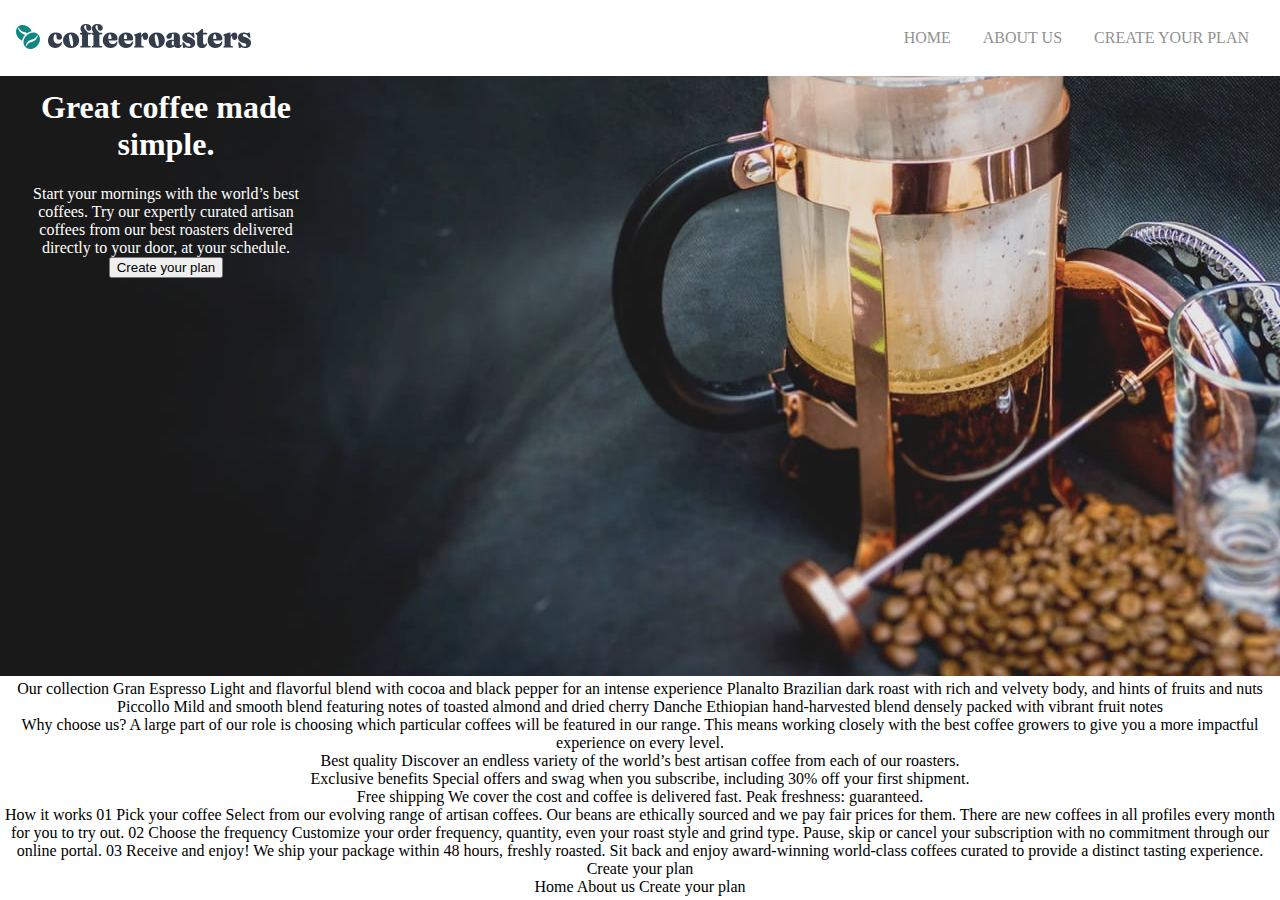
<file: starter-code/index.html>
<!DOCTYPE html>
<html lang="en">
<head>
  <meta charset="UTF-8">
  <meta name="viewport" content="width=device-width, initial-scale=1.0">

  <link rel="icon" type="image/png" sizes="32x32" href="./assets/favicon-32x32.png">
  
  <title>Frontend Mentor | Coffeeroasters subscription site</title>
  
  <style>
    body {
      text-align: center;
      padding: 0;
      margin: 0;
    }
    .header {
      width: 100%;    
    }

    ul {
      list-style-type: none;
      margin: 0;
      padding: 15px;
      overflow: hidden;
    }

    li {
      float: left;
    }

    li a {
      display: block;
      color: rgb(145, 145, 145);
      padding: 14px 16px;
      text-decoration: none;
      float: right;
    }

    .hero img {
      width: 100%;
    }

    .hero div {
      position: absolute;
      top: 68px;
      left: 16px;
      color: white;
      width: 300px;
    }
  </style>
</head>


<body>
  <div class="header">
    <ul>
      <li>
        <img src="assets/shared/desktop/logo.svg" style="margin-top: 8px;">
      </li>
      <li style="float:right">
        <a href="#plan">CREATE YOUR PLAN</a>
        <a href="#about">ABOUT US</a>
        <a href="#home">HOME</a>
      </li>
    </ul>
  </div>

  <div class="hero">
    <img src="assets/home/desktop/image-hero-coffeepress.jpg"/>
    <div>
      <h1>Great coffee made simple.</h1>
      <p1>
        Start your mornings with the world’s best coffees. Try our expertly curated artisan 
        coffees from our best roasters delivered directly to your door, at your schedule.
      </p1>
      <button>
        Create your plan
      </button>
    </div>
  </div>

  <div>
    Our collection

    Gran Espresso
    Light and flavorful blend with cocoa and black pepper for an intense experience

    Planalto
    Brazilian dark roast with rich and velvety body, and hints of fruits and nuts

    Piccollo
    Mild and smooth blend featuring notes of toasted almond and dried cherry

    Danche
    Ethiopian hand-harvested blend densely packed with vibrant fruit notes
  </div>

  <div>
    Why choose us?

    A large part of our role is choosing which particular coffees will be featured 
    in our range. This means working closely with the best coffee growers to give 
    you a more impactful experience on every level.

    <div>
      Best quality
      Discover an endless variety of the world’s best artisan coffee from each of our roasters.
    </div>

    <div>
      Exclusive benefits
      Special offers and swag when you subscribe, including 30% off your first shipment.
    </div>

    <div>
      Free shipping 
      We cover the cost and coffee is delivered fast. Peak freshness: guaranteed.
    </div>
  </div>

  <div>
    How it works

    01
    Pick your coffee
    Select from our evolving range of artisan coffees. Our beans are ethically 
    sourced and we pay fair prices for them. There are new coffees in all profiles 
    every month for you to try out.

    02
    Choose the frequency
    Customize your order frequency, quantity, even your roast style and grind type. 
    Pause, skip or cancel your subscription with no commitment through our online portal.

    03
    Receive and enjoy!
    We ship your package within 48 hours, freshly roasted. Sit back and enjoy award-winning 
    world-class coffees curated to provide a distinct tasting experience.

    Create your plan
  </div>

  Home
  About us
  Create your plan
</body>
</html>
</file>
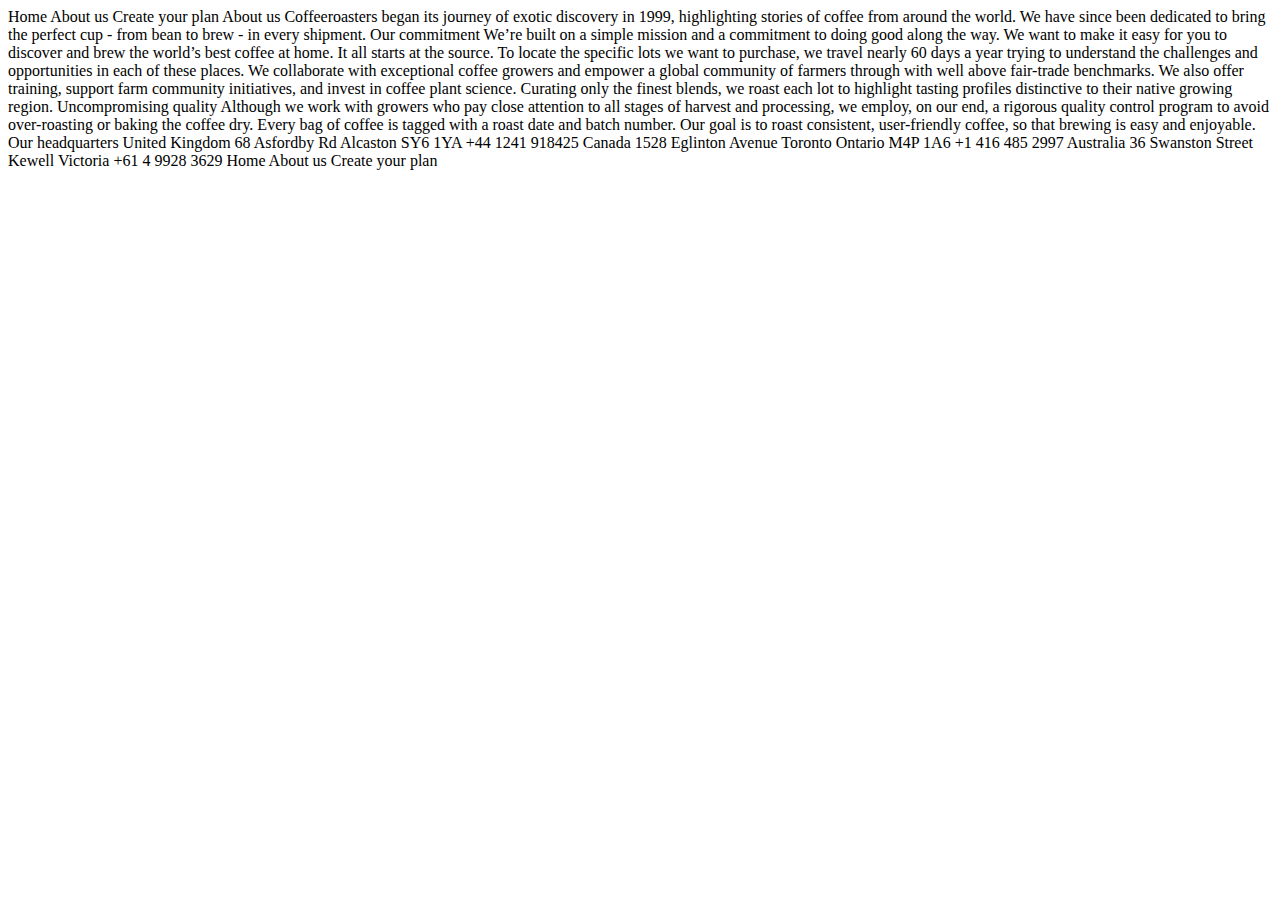
<file: code/about.html>
<!DOCTYPE html>
<html lang="en">

<head>
  <meta charset="UTF-8">
  <meta name="viewport" content="width=device-width, initial-scale=1.0">

  <link rel="icon" type="image/png" sizes="32x32" href="./assets/favicon-32x32.png">

  <title>Frontend Mentor | Coffeeroasters subscription site</title>
</head>

<body>
  Home
  About us
  Create your plan

  About us
  Coffeeroasters began its journey of exotic discovery in 1999, highlighting stories of 
  coffee from around the world. We have since been dedicated to bring the perfect cup - from 
  bean to brew - in every shipment.
  
  Our commitment
  We’re built on a simple mission and a commitment to doing good along the way. We want to 
  make it easy for you to discover and brew the world’s best coffee at home. It all starts 
  at the source. To locate the specific lots we want to purchase, we travel nearly 60 days 
  a year trying to understand the challenges and opportunities in each of these places.
  We collaborate with exceptional coffee growers and empower a global community of farmers 
  through with well above fair-trade benchmarks. We also offer training, support farm community 
  initiatives, and invest in coffee plant science. Curating only the finest blends, we roast 
  each lot to highlight tasting profiles distinctive to their native growing region.
  
  Uncompromising quality
  Although we work with growers who pay close attention to all stages of harvest and processing, 
  we employ, on our end, a rigorous quality control program to avoid over-roasting or baking the 
  coffee dry. Every bag of coffee is tagged with a roast date and batch number. Our goal is to roast 
  consistent, user-friendly coffee, so that brewing is easy and enjoyable.

  Our headquarters

  United Kingdom
  68 Asfordby Rd
  Alcaston
  SY6 1YA
  +44 1241 918425

  Canada
  1528 Eglinton Avenue
  Toronto
  Ontario M4P 1A6
  +1 416 485 2997

  Australia
  36 Swanston Street
  Kewell
  Victoria
  +61 4 9928 3629

  Home
  About us
  Create your plan
</body>

</html>
</file>
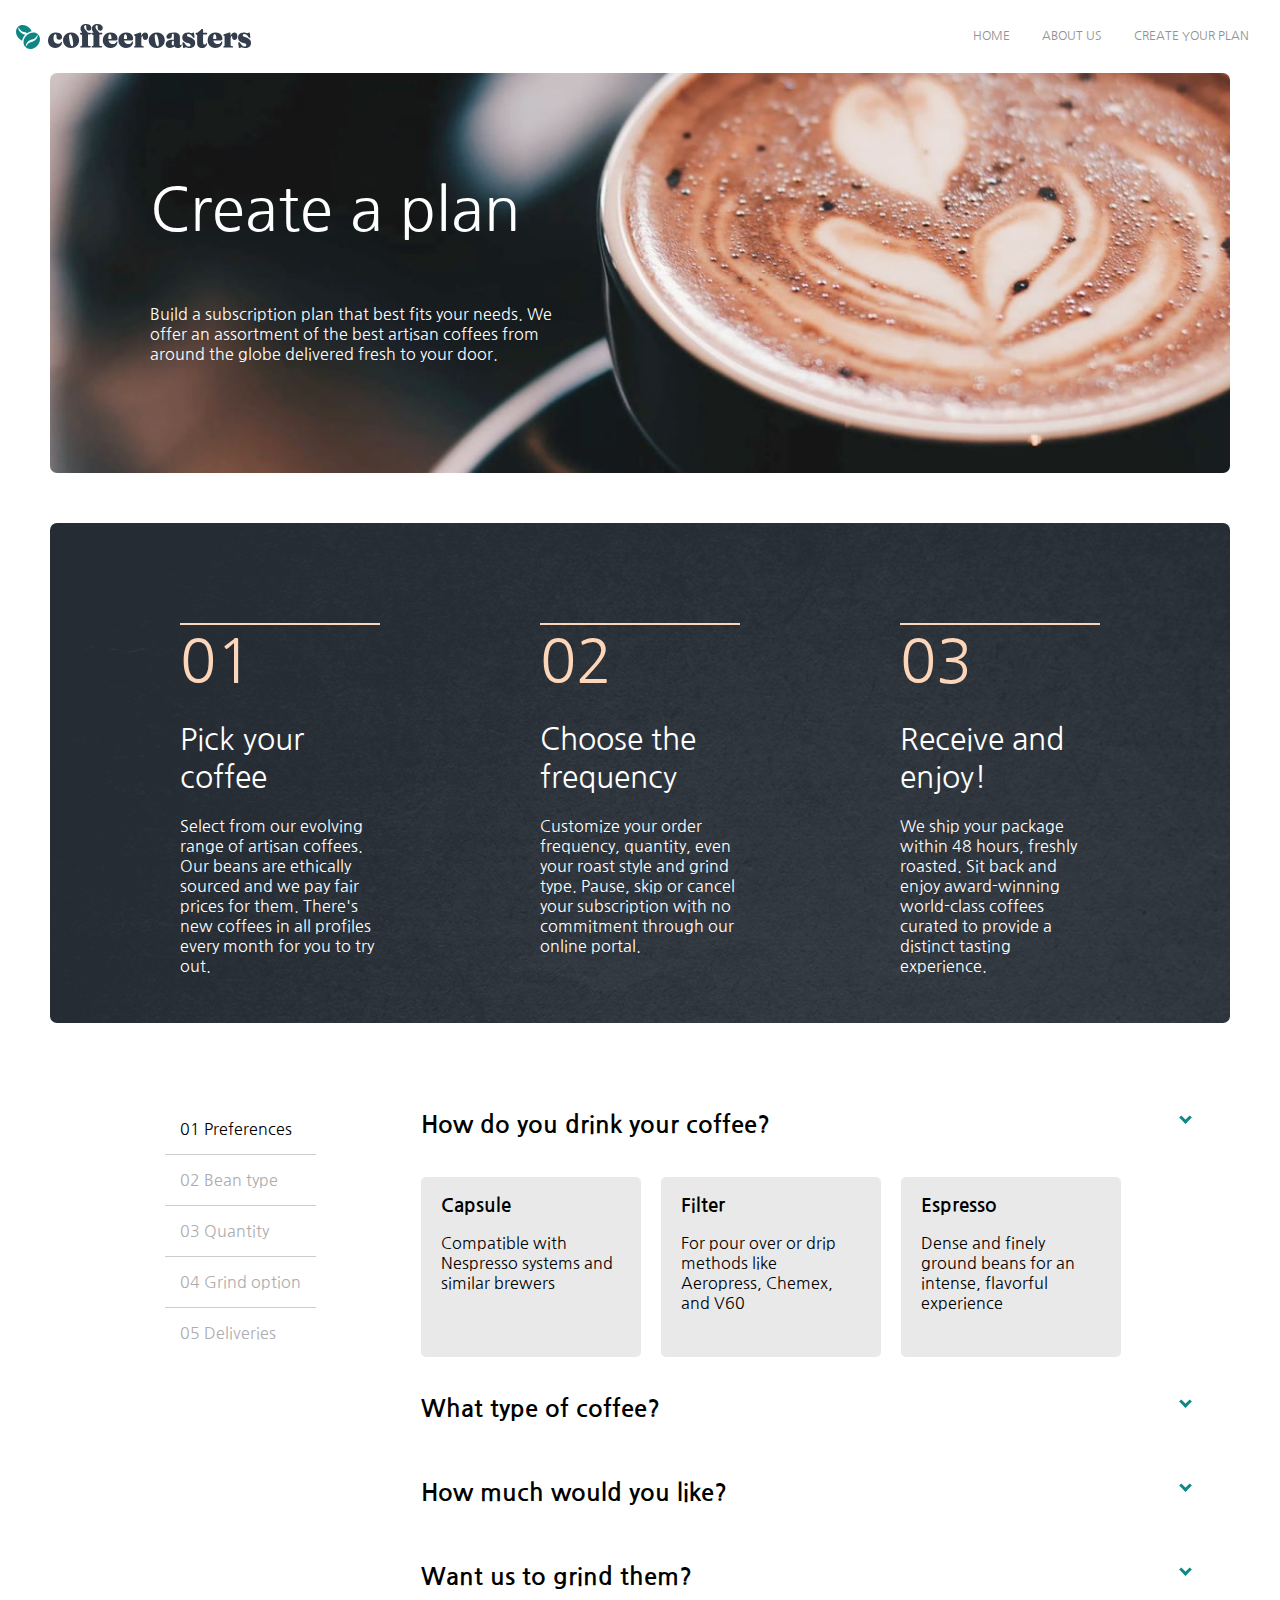
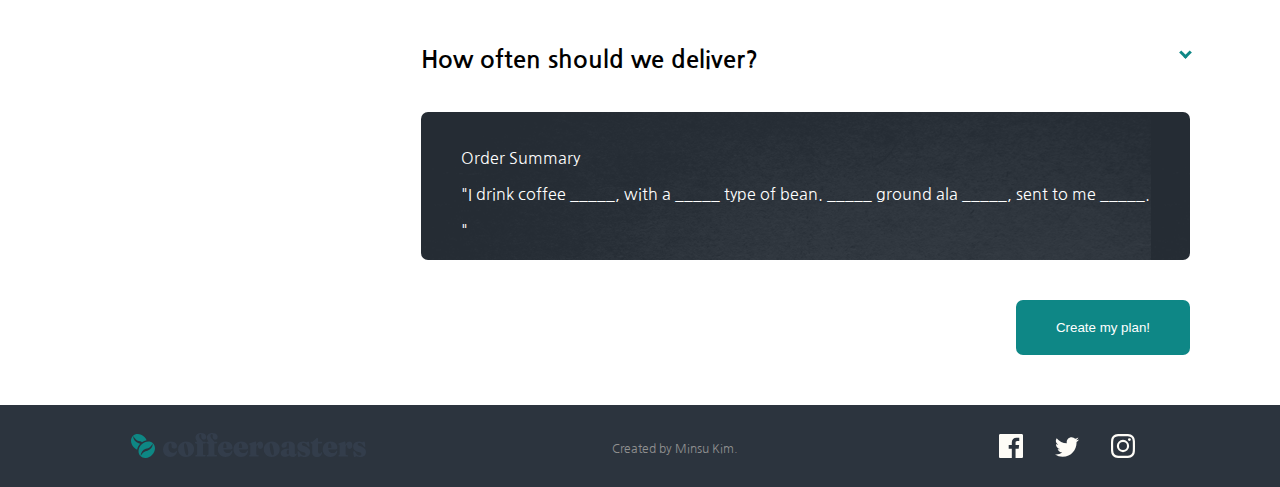
<file: code/plan.html>
<head>
  <meta charset="UTF-8">
  <meta name="viewport" content="width=device-width, initial-scale=1.0">

  <link rel="icon" type="image/png" sizes="32x32" href="./assets/favicon-32x32.png">
  <link rel="stylesheet" href="style.css">
  <script type="text/javascript" src="main.js"></script>
  <title>Frontend Mentor | Coffeeroasters subscription site</title>
</head>

<body>
  <ul class="header">
    <li>
      <img src="assets/shared/desktop/logo.svg" style="margin-top: 8px">
    </li>
    <li style="float:right">
      <a href="#plan">CREATE YOUR PLAN</a>
      <a href="#about">ABOUT US</a>
      <a href="#home">HOME</a>
    </li>
  </ul>

  <div class="heroWrapper">
    <div class="hero">
      <div class="textWrapper">
        <div id="createPlan">Create a plan</div>
        <p>Build a subscription plan that best fits your needs. We offer an assortment of the best
        artisan coffees from around the globe delivered fresh to your door.</p>
      </div>
    </div>
  </div>

  <div class="stepsWrapper">
    <div class="steps-bg">
      <div class="instructionWrapper">
        <div class="line-circle"></div>
        <div class="number">01</div>
        <div class="instruction">Pick your coffee</div>
        <p>Select from our evolving range of artisan coffees. Our beans are ethically
        sourced and we pay fair prices for them. There's new coffees in all profiles
        every month for you to try out.</p>
      </div>
      
      <div class="instructionWrapper">
        <div class="line-circle"></div>
        <div class="number">02</div>
        <div class="instruction">Choose the frequency</div>
        <p>Customize your order frequency, quantity, even your roast style and grind type.
        Pause, skip or cancel your subscription with no commitment through our online portal.</p>
      </div>
      
      <div class="instructionWrapper">
        <div class="line-circle"></div>
        <div class="number">03</div>
        <div class="instruction">Receive and enjoy!</div>
        We ship your package within 48 hours, freshly roasted. Sit back and enjoy award-winning
        world-class coffees curated to provide a distinct tasting experience.
      </div>
    </div>
  </div>

  <div class="user-select">
    <ul class="list-steps">
      <li id="preferenceOne">01 Preferences</li>
      <li id="beanTypeTwo">02 Bean type</li>
      <li id="quantityThree">03 Quantity</li>
      <li id="grindFour">04 Grind option</li>
      <li id="deliveryFive" style="border-bottom: none">05 Deliveries</li>
    </ul>
  
    <div class="list-dropdown">
      <div class="step">
        <h2>How do you drink your coffee? <i class="arrow-down"></i></h2>
        <div id="preferences">
          <div id="capsule" class="preference-options" onclick=showTypeOfCoffee(this.id)>
            <h3>Capsule</h3>
            <p>Compatible with Nespresso systems and similar brewers</p>
          </div>

          <div id="filtered" class="preference-options" onclick=showTypeOfCoffee(this.id)>
            <h3>Filter</h3>
            For pour over or drip methods like Aeropress, Chemex, and V60
          </div>

          <div id="espresso" class="preference-options" onclick=showTypeOfCoffee(this.id)>
            <h3>Espresso</h3>
            Dense and finely ground beans for an intense, flavorful experience
          </div>
        </div>
      </div>

      <div class="step">
        <h2>What type of coffee? <i class="arrow-down"></i></h2>
        <div id="typeOfCoffee" style="display:none;">
          <div id="singleOrigin" class="type-options" onclick=showQuantity(this.id)>
            <h3>Single origin</h3>
            <p>Distinct, high quality coffee from a specific family-owned farm</p>
          </div>
          <div id="decaf" class="type-options" onclick=showQuantity(this.id)>
            <h3>Decaf</h3>
            <p>Just like regular coffee, except the caffeine has been removed</p>
          </div>
          <div id="blended" class="type-options" onclick=showQuantity(this.id)>
            <h3>Blended</h3>
            <p>Combination of two or three dark roasted beans of organic coffees</p>
          </div>
        </div>
      </div>

      <div class="step">
        <h2>How much would you like? <i class="arrow-down"></i></h2>
        <div id="quantity" style="display:none;">
          <div id="solo" class="quantity-options" onclick=showGrindOptions(this.id)>
            <h3>250g</h3>
            <p>Perfect for the solo drinker. Yields about 12 delicious cups.</p>
          </div>
          <div id="couple" class="quantity-options" onclick=showGrindOptions(this.id)>
            <h3>500g</h3>
            <p>Perfect option for a couple. Yields about 40 delectable cups.</p>
          </div>
          <div id="office" class="quantity-options" onclick=showGrindOptions(this.id)>
            <h3>1000g</h3>
            <p>Perfect for offices and events. Yields about 90 delightful cups.</p>
          </div>
        </div>
      </div>
      
      <div class="step">
        <h2>Want us to grind them? <i class="arrow-down"></i></h2>
        <div id="grind" style="display:none;">
          <div id="wholebean" class="grind-options" onclick=showDelivery(this.id)>
            <h3>Wholebean</h3>
            <p>Best choice if you cherish the full sensory experience</p>
          </div>
          <div id="filter" class="grind-options" onclick=showDelivery(this.id)>
            <h3>Filter</h3>
            <p>For drip or pour-over coffee methods such as V60 or Aeropress</p>
          </div>
          <div id="cafetiere" class="grind-options" onclick=showDelivery(this.id)>
            <h3>Cafetiére</h3>
            <p>Course ground beans specially suited for french press coffee</p>
          </div>
        </div>
      </div>
    
      <div class="step">
        <h2>How often should we deliver? <i class="arrow-down"></i></h2>
        <div id="delivery" style="display:none;">
          <div id="weekly" class="delivery-options" onclick=selectDelivery(this.id)>
            <h3>Every week</h3>
            <p><span id="weekPrice">$14.00</span> per shipment. Includes free first-class shipping.</p>
          </div>
          <div id="biweekly" class="delivery-options" onclick=showDelivery(this.id)>
            <h3>Every 2 weeks</h3>
            <p><span id="biweeklyPrice">$17.25</span> per shipment. Includes free priority shipping.</p>
          </div>
          <div id="monthly" class="delivery-options" onclick=showDelivery(this.id)>
            <h3>Every month</h3>
            <p><span id="monthlyPrice">$22.50</span> per shipment. Includes free priority shipping.</p>
          </div>
        </div>
      </div>

      <div class="step">
        <div class="summaryWrapper">
          <p>Order Summary</p>
          <p id="orderSummary">"I drink coffee <span id="one">_____</span>, with a <span id="two">_____</span> type of bean. 
          <span id="three">_____</span> ground ala <span id="four">_____</span>,
          sent to me <span id="five">_____</span>.</p>"
        </div>
        <button onclick=openModal()>Create my plan!</button>
      </div>
    </div>
  </div>

  <!-- Modal -->
  <div id="modal">
    <div class="modal-content">
    <div id="order-bg">
      <h1>Order Summary</h1>
    </div>
    <div id="sentenceWrapper">
      <div id="sentence"></div>
      <p>Is this correct? You can proceed to checkout or go back to plan selection if something
      is off. Subscription discount codes can also be redeemed at the checkout.</p>

      <div class="priceCheckout">
        <div class="monthlyPrice">$<span id="price"></span>/month</div>
        <div class="checkout" onclick="closeModal()">Checkout</div>
      </div>
    </div>
    </div>
  </div>
  <!-- End modal -->

  <footer>
    <ul class="footer">
      <li>
        <img src="assets/shared/desktop/logo.svg" style="margin-top: 12px;">
      </li>
      <li style="margin-top: 8px">
        <a>Created by Minsu Kim.</a>
      </li>
      <li style="float:right">
        <a href="#instagram"><img src="assets/shared/desktop/icon-instagram.svg"></a>
        <a href="#twitter"><img src="assets/shared/desktop/icon-twitter.svg" style="margin-top: 3px" ></a>
        <a href="#facebook"><img src="assets/shared/desktop/icon-facebook.svg"></a>
      </li>
    </ul>
  </footer>
</body>

</html>
</file>
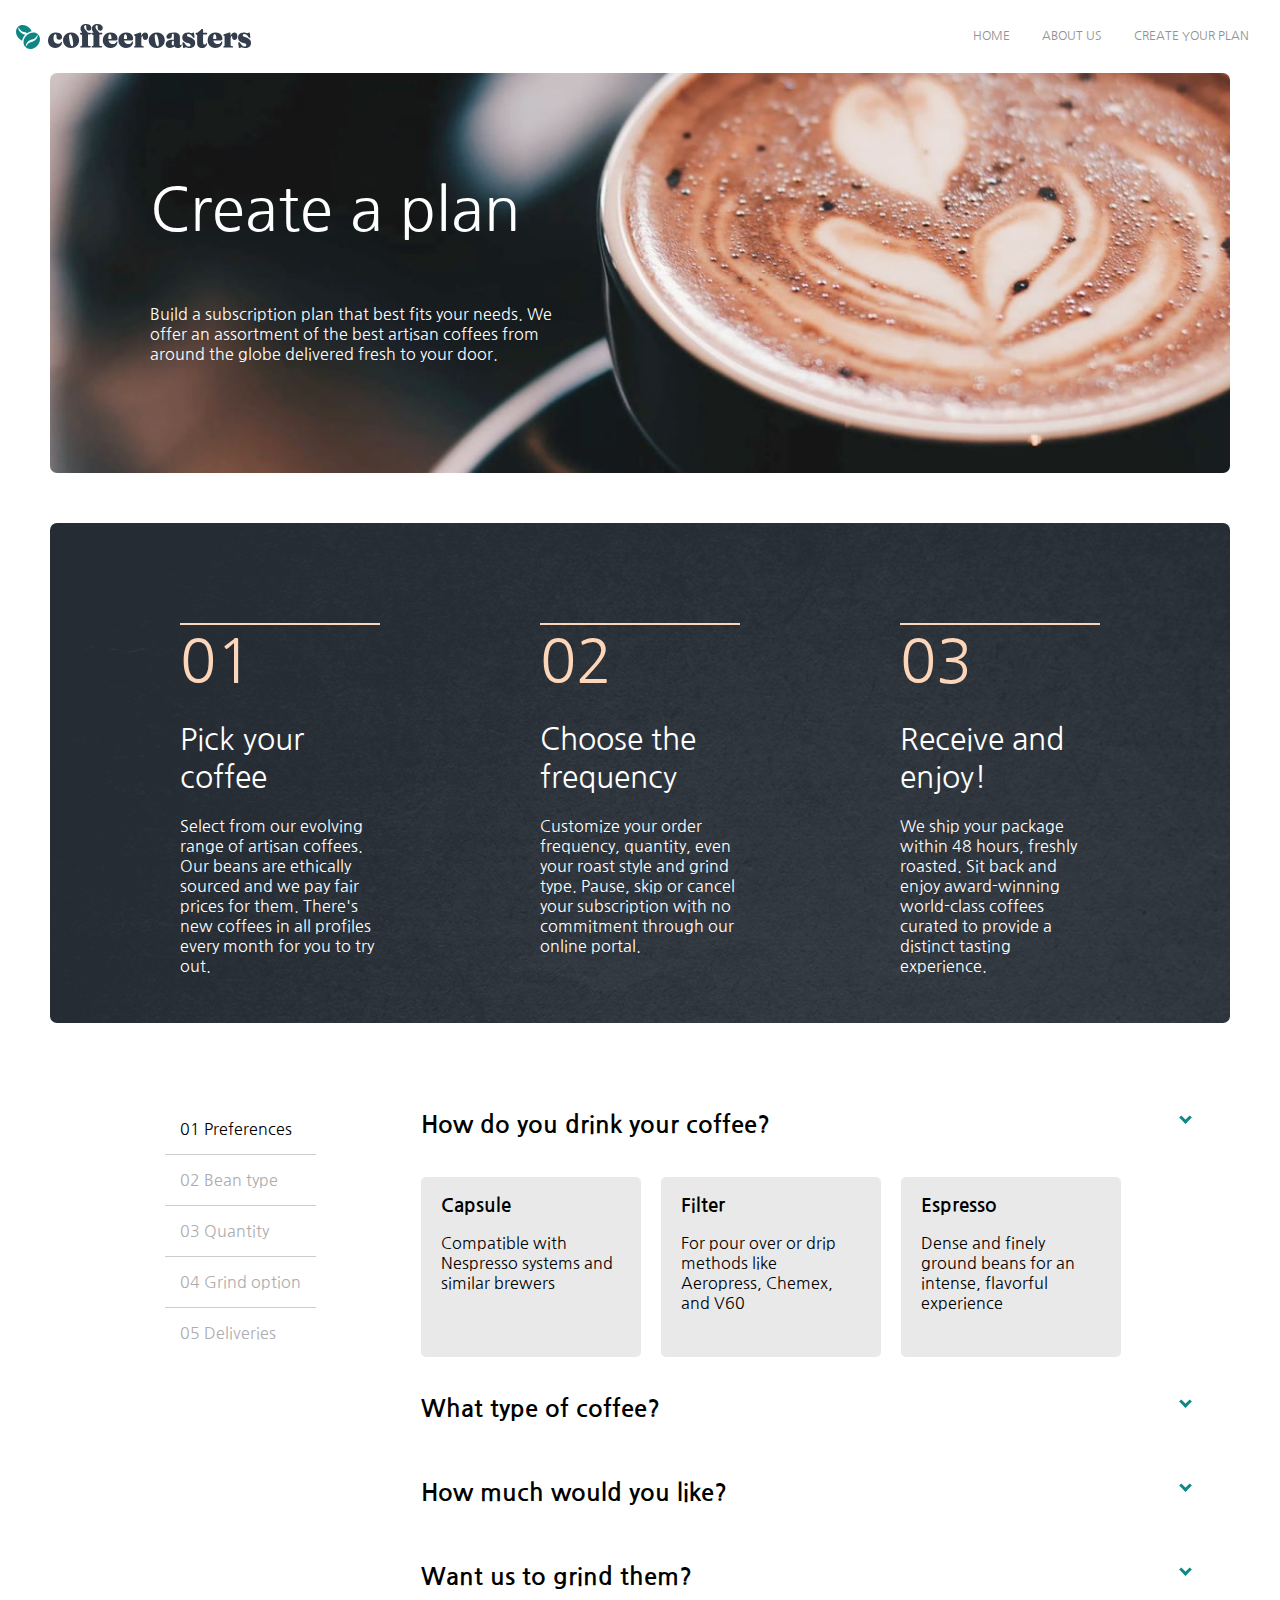
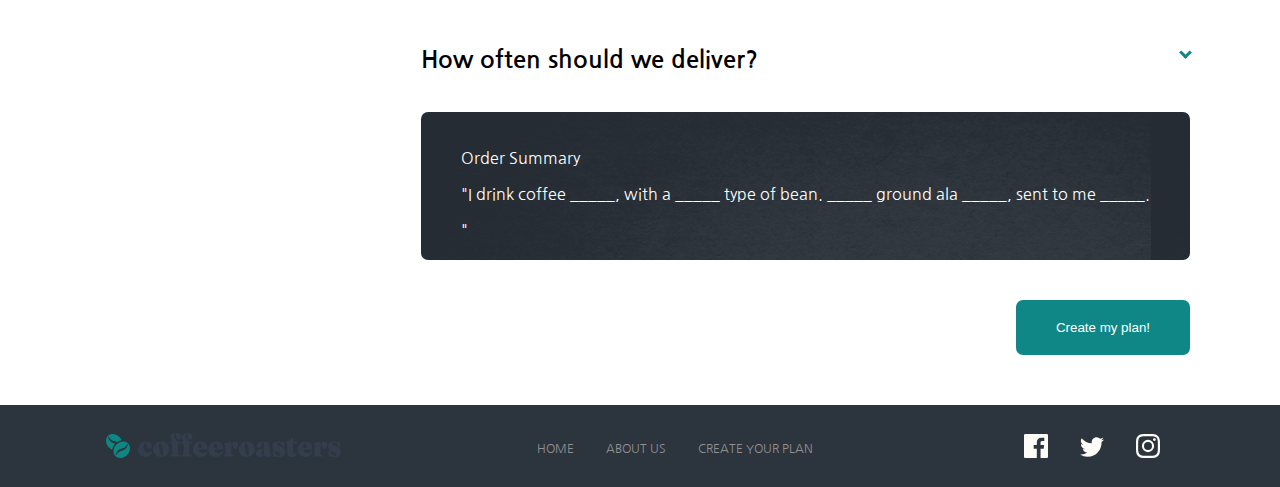
<file: starter-code/plan.html>
<head>
  <meta charset="UTF-8">
  <meta name="viewport" content="width=device-width, initial-scale=1.0">

  <link rel="icon" type="image/png" sizes="32x32" href="./assets/favicon-32x32.png">
  <link rel="stylesheet" href="style.css">
  <script type="text/javascript" src="main.js"></script>
  <title>Frontend Mentor | Coffeeroasters subscription site</title>
</head>

<body>
  <ul class="header">
    <li>
      <img src="assets/shared/desktop/logo.svg" style="margin-top: 8px">
    </li>
    <li style="float:right">
      <a href="#plan">CREATE YOUR PLAN</a>
      <a href="#about">ABOUT US</a>
      <a href="#home">HOME</a>
    </li>
  </ul>

  <div class="heroWrapper">
    <div class="hero">
      <div class="textWrapper">
        <div id="createPlan">Create a plan</div>
        <p>Build a subscription plan that best fits your needs. We offer an assortment of the best
        artisan coffees from around the globe delivered fresh to your door.</p>
      </div>
    </div>
  </div>

  <div class="stepsWrapper">
    <div class="steps-bg">
      <div class="instructionWrapper">
        <div class="line-circle"></div>
        <div class="number">01</div>
        <div class="instruction">Pick your coffee</div>
        <p>Select from our evolving range of artisan coffees. Our beans are ethically
        sourced and we pay fair prices for them. There's new coffees in all profiles
        every month for you to try out.</p>
      </div>
      
      <div class="instructionWrapper">
        <div class="line-circle"></div>
        <div class="number">02</div>
        <div class="instruction">Choose the frequency</div>
        <p>Customize your order frequency, quantity, even your roast style and grind type.
        Pause, skip or cancel your subscription with no commitment through our online portal.</p>
      </div>
      
      <div class="instructionWrapper">
        <div class="line-circle"></div>
        <div class="number">03</div>
        <div class="instruction">Receive and enjoy!</div>
        We ship your package within 48 hours, freshly roasted. Sit back and enjoy award-winning
        world-class coffees curated to provide a distinct tasting experience.
      </div>
    </div>
  </div>

  <div class="user-select">
    <ul class="list-steps">
      <li id="preferenceOne">01 Preferences</li>
      <li id="beanTypeTwo">02 Bean type</li>
      <li id="quantityThree">03 Quantity</li>
      <li id="grindFour">04 Grind option</li>
      <li id="deliveryFive" style="border-bottom: none">05 Deliveries</li>
    </ul>
  
    <div class="list-dropdown">
      <div class="step">
        <h2>How do you drink your coffee? <i class="arrow-down"></i></h2>
        <div id="preferences">
          <div id="capsule" class="preference-options" onclick=showTypeOfCoffee(this.id)>
            <h3>Capsule</h3>
            <p>Compatible with Nespresso systems and similar brewers</p>
          </div>

          <div id="filtered" class="preference-options" onclick=showTypeOfCoffee(this.id)>
            <h3>Filter</h3>
            For pour over or drip methods like Aeropress, Chemex, and V60
          </div>

          <div id="espresso" class="preference-options" onclick=showTypeOfCoffee(this.id)>
            <h3>Espresso</h3>
            Dense and finely ground beans for an intense, flavorful experience
          </div>
        </div>
      </div>

      <div class="step">
        <h2>What type of coffee? <i class="arrow-down"></i></h2>
        <div id="typeOfCoffee" style="display:none;">
          <div id="singleOrigin" class="type-options" onclick=showQuantity(this.id)>
            <h3>Single origin</h3>
            <p>Distinct, high quality coffee from a specific family-owned farm</p>
          </div>
          <div id="decaf" class="type-options" onclick=showQuantity(this.id)>
            <h3>Decaf</h3>
            <p>Just like regular coffee, except the caffeine has been removed</p>
          </div>
          <div id="blended" class="type-options" onclick=showQuantity(this.id)>
            <h3>Blended</h3>
            <p>Combination of two or three dark roasted beans of organic coffees</p>
          </div>
        </div>
      </div>

      <div class="step">
        <h2>How much would you like? <i class="arrow-down"></i></h2>
        <div id="quantity" style="display:none;">
          <div id="solo" class="quantity-options" onclick=showGrindOptions(this.id)>
            <h3>250g</h3>
            <p>Perfect for the solo drinker. Yields about 12 delicious cups.</p>
          </div>
          <div id="couple" class="quantity-options" onclick=showGrindOptions(this.id)>
            <h3>500g</h3>
            <p>Perfect option for a couple. Yields about 40 delectable cups.</p>
          </div>
          <div id="office" class="quantity-options" onclick=showGrindOptions(this.id)>
            <h3>1000g</h3>
            <p>Perfect for offices and events. Yields about 90 delightful cups.</p>
          </div>
        </div>
      </div>
      
      <div class="step">
        <h2>Want us to grind them? <i class="arrow-down"></i></h2>
        <div id="grind" style="display:none;">
          <div id="wholebean" class="grind-options" onclick=showDelivery(this.id)>
            <h3>Wholebean</h3>
            <p>Best choice if you cherish the full sensory experience</p>
          </div>
          <div id="filter" class="grind-options" onclick=showDelivery(this.id)>
            <h3>Filter</h3>
            <p>For drip or pour-over coffee methods such as V60 or Aeropress</p>
          </div>
          <div id="cafetiere" class="grind-options" onclick=showDelivery(this.id)>
            <h3>Cafetiére</h3>
            <p>Course ground beans specially suited for french press coffee</p>
          </div>
        </div>
      </div>
    
      <div class="step">
        <h2>How often should we deliver? <i class="arrow-down"></i></h2>
        <div id="delivery" style="display:none;">
          <div id="weekly" class="delivery-options" onclick=selectDelivery(this.id)>
            <h3>Every week</h3>
            <p><span id="weekPrice">$14.00</span> per shipment. Includes free first-class shipping.</p>
          </div>
          <div id="biweekly" class="delivery-options" onclick=showDelivery(this.id)>
            <h3>Every 2 weeks</h3>
            <p><span id="biweeklyPrice">$17.25</span> per shipment. Includes free priority shipping.</p>
          </div>
          <div id="monthly" class="delivery-options" onclick=showDelivery(this.id)>
            <h3>Every month</h3>
            <p><span id="monthlyPrice">$22.50</span> per shipment. Includes free priority shipping.</p>
          </div>
        </div>
      </div>

      <div class="step">
        <div class="summaryWrapper">
          <p>Order Summary</p>
          <p id="orderSummary">"I drink coffee <span id="one">_____</span>, with a <span id="two">_____</span> type of bean. 
          <span id="three">_____</span> ground ala <span id="four">_____</span>,
          sent to me <span id="five">_____</span>.</p>"
        </div>
        <button onclick=openModal()>Create my plan!</button>
      </div>
    </div>
  </div>

  <!-- Modal -->
  <div id="modal">
    <div class="modal-content">
    <div id="order-bg">
      <h1>Order Summary</h1>
    </div>
    <div id="sentenceWrapper">
      <div id="sentence"></div>
      <p>Is this correct? You can proceed to checkout or go back to plan selection if something
      is off. Subscription discount codes can also be redeemed at the checkout.</p>

      <div class="priceCheckout">
        <div class="monthlyPrice">$<span id="price"></span>/month</div>
        <div class="checkout" onclick="closeModal()">Checkout</div>
      </div>
    </div>
    </div>
  </div>
  <!-- End modal -->

  <footer>
    <ul class="footer">
      <li>
        <img src="assets/shared/desktop/logo.svg" style="margin-top: 12px;">
      </li>
      <li style="margin-top: 8px">
        <a href="#plan">CREATE YOUR PLAN</a>
        <a href="#about">ABOUT US</a>
        <a href="#home">HOME</a>
      </li>
      <li style="float:right">
        <a href="#instagram"><img src="assets/shared/desktop/icon-instagram.svg"></a>
        <a href="#twitter"><img src="assets/shared/desktop/icon-twitter.svg" style="margin-top: 3px" ></a>
        <a href="#facebook"><img src="assets/shared/desktop/icon-facebook.svg"></a>
      </li>
    </ul>
  </footer>
</body>

</html>
</file>
<file: code/style.css>
@import url("https://fonts.googleapis.com/css2?family=Nanum+Gothic&display=swap");

body {
  text-align: center;
  padding: 0;
  margin: 0;
  font-family: "Nanum Gothic", sans-serif;
}

.header {
  list-style-type: none;
  margin: 0;
  padding: 15px;
  overflow: hidden;
}

.header li {
  float: left;
}

.header a {
  display: block;
  color: rgb(145, 145, 145);
  padding: 14px 16px;
  text-decoration: none;
  float: right;
  font-size: 12px;
}

/* Main banner */

.heroWrapper {
  margin: 0 50px 0 50px;
}

.hero {
  background-image: url("./assets/plan/desktop/image-hero-blackcup.jpg");
  height: 400px;
  background-position: center;
  background-repeat: no-repeat;
  background-size: cover;
  position: relative;
  border-radius: 7px;
}

.textWrapper {
  text-align: left;
  color: white;
  width: 600px;
}

#createPlan {
  padding: 100px 0 40px 100px;
  font-size: 60px;
}

.textWrapper p {
  padding-left: 100px;
  margin-right: 80px;
}

/* 3 steps */

.stepsWrapper {
  margin: 50px 50px 0 50px;
  background-image: url("./assets/plan/desktop/bg-steps.png");
  height: 450px;
  background-position: center;
  background-repeat: no-repeat;
  background-size: cover;
  border-radius: 7px;
  padding-top: 50px;
}

.steps-bg {
  position: relative;
  display: flex;
  justify-content: space-around;
  padding: 0 50px;
}

.instructionWrapper {
  color: white;
  text-align: left;
  width: 200px;
  margin-top: 50px;
}

.line-circle {
  content: "";
  border-top: 2px solid rgb(253, 214, 186);
}

.number {
  color: rgb(253, 214, 186);
  font-size: 60px;
}

.instruction {
  font-size: 30px;
  margin: 20px 0;
}

/* 5 steps */

.user-select {
  margin: 50px 0;
  display: flex;
  justify-content: space-evenly;
}

.list-steps {
  margin-left: 60px;
  padding: 15px;
}

.list-steps li {
  display: block;
  text-align: left;
  padding: 15px;
  border-bottom: 1px solid rgb(204, 204, 204);
  color: rgb(173, 173, 173);
}

#preferenceOne {
  color: black;
}

.step {
  text-align: left;
}

.step h2 {
  padding: 20px 0;
}

/* How do you drink your coffee? */

.arrow-down {
  border: solid rgb(14, 135, 134);
  border-width: 0 3px 3px 0;
  display: inline-block;
  padding: 3px;
  transform: rotate(45deg);
  -webkit-transform: rotate(45deg);
  float: right;
}

#preferences {
  display: flex;
}

.preference-options {
  background-color: rgb(233, 233, 233);
  margin-right: 20px;
  padding: 0 20px;
  border-radius: 5px;
  text-align: left;
  width: 180px;
  height: 180px;
  cursor: pointer;
}

.preference-options:hover,
.preference-options:focus {
  background-color: rgb(14, 135, 134);
  color: white;
}

/* What type of coffee? */

#typeOfCoffee {
  display: flex;
}

.type-options {
  background-color: rgb(233, 233, 233);
  margin-right: 20px;
  padding: 0 20px;
  border-radius: 5px;
  text-align: left;
  width: 180px;
  height: 200px;
  cursor: pointer;
}

.type-options:hover,
.type-options:focus {
  background-color: rgb(14, 135, 134);
  color: white;
}

/* How much would you like? */

#quantity {
  display: flex;
}

.quantity-options {
  background-color: rgb(233, 233, 233);
  margin-right: 20px;
  padding: 0 20px;
  border-radius: 5px;
  text-align: left;
  width: 180px;
  height: 200px;
  cursor: pointer;
}

.quantity-options:hover,
.quantity-options:focus {
  background-color: rgb(14, 135, 134);
  color: white;
}

/* Want us to grind them? */

#grind {
  display: flex;
}

.grind-options {
  background-color: rgb(233, 233, 233);
  margin-right: 20px;
  padding: 0 20px;
  border-radius: 5px;
  text-align: left;
  width: 180px;
  height: 200px;
  cursor: pointer;
}

.grind-options:hover,
.grind-options:focus {
  background-color: rgb(14, 135, 134);
  color: white;
}

/* How often should we deliver? */

#delivery {
  display: flex;
}

.delivery-options {
  background-color: rgb(233, 233, 233);
  margin-right: 20px;
  margin-bottom: 50px;
  padding: 0 20px;
  border-radius: 5px;
  text-align: left;
  width: 180px;
  height: 200px;
  cursor: pointer;
}

.delivery-options:hover,
.delivery-options:focus {
  background-color: rgb(14, 135, 134);
  color: white;
}

.summaryWrapper {
  background-image: url("./assets/plan/desktop/bg-order-summary.png");
  color: white;
  padding: 20px 40px 20px 40px;
  border-radius: 7px;
}

.step button {
  float: right;
  margin-top: 40px;
  padding: 20px 40px 20px 40px;
  border: none;
  background-color: rgb(14, 135, 134);
  color: white;
  border-radius: 7px;
  cursor: pointer;
}

/* Modal */

#modal {
  display: none;
  position: fixed;
  z-index: 1;
  padding-top: 100px;
  left: 0;
  top: 0;
  width: 100%;
  height: 100%;
  overflow: auto;
  background-color: rgba(0, 0, 0, 0.4);
  text-align: center;
}

/* Modal Content */
#order-bg {
  background-image: url("./assets/plan/desktop/bg-order-summary.png");
  background-position: fill;
  background-repeat: no-repeat;
  width: 100%;
  color: white;
  padding: 20px 0;
  text-align: left;
  border-radius: 7px 7px 0 0;
}

#order-bg h1 {
  margin-left: 40px;
}

.modal-content {
  background-color: #fefefe;
  margin: auto;
  padding: 0 0 20px 0;
  width: 500px;
  height: 500px;
  text-align: center;
  border-radius: 7px;
}

#sentenceWrapper {
  padding: 40px;
}

#sentenceWrapper p {
  color: rgb(173, 173, 173);
  font-size: smaller;
  text-align: left;
  margin-bottom: 50px;
}

#sentence {
  font-size: 20px;
  text-align: left;
  margin-bottom: 50px;
}

.priceCheckout {
  display: flex;
  justify-content: center;
}

.monthlyPrice {
  font-size: 30px;
}

.checkout {
  padding: 10px 20px 10px 20px;
  margin-left: 50px;
  border: none;
  background-color: rgb(14, 135, 134);
  color: white;
  border-radius: 7px;
  cursor: pointer;
}

/* footer */

.footer {
  list-style-type: none;
  margin: 0;
  padding: 15px;
  overflow: hidden;
  background-color: rgb(44, 52, 62);
  display: flex;
  justify-content: space-around;
}

.footer li {
  float: left;
}

.footer a {
  display: block;
  color: rgb(145, 145, 145);
  padding: 14px 16px;
  text-decoration: none;
  float: right;
  font-size: 12px;
}
</file>
<file: starter-code/style.css>
@import url("https://fonts.googleapis.com/css2?family=Nanum+Gothic&display=swap");

body {
  text-align: center;
  padding: 0;
  margin: 0;
  font-family: "Nanum Gothic", sans-serif;
}

.header {
  list-style-type: none;
  margin: 0;
  padding: 15px;
  overflow: hidden;
}

.header li {
  float: left;
}

.header a {
  display: block;
  color: rgb(145, 145, 145);
  padding: 14px 16px;
  text-decoration: none;
  float: right;
  font-size: 12px;
}

/* Main banner */

.heroWrapper {
  margin: 0 50px 0 50px;
}

.hero {
  background-image: url("./assets/plan/desktop/image-hero-blackcup.jpg");
  height: 400px;
  background-position: center;
  background-repeat: no-repeat;
  background-size: cover;
  position: relative;
  border-radius: 7px;
}

.textWrapper {
  text-align: left;
  color: white;
  width: 600px;
}

#createPlan {
  padding: 100px 0 40px 100px;
  font-size: 60px;
}

.textWrapper p {
  padding-left: 100px;
  margin-right: 80px;
}

/* 3 steps */

.stepsWrapper {
  margin: 50px 50px 0 50px;
  background-image: url("./assets/plan/desktop/bg-steps.png");
  height: 450px;
  background-position: center;
  background-repeat: no-repeat;
  background-size: cover;
  border-radius: 7px;
  padding-top: 50px;
}

.steps-bg {
  position: relative;
  display: flex;
  justify-content: space-around;
  padding: 0 50px;
}

.instructionWrapper {
  color: white;
  text-align: left;
  width: 200px;
  margin-top: 50px;
}

.line-circle {
  content: "";
  border-top: 2px solid rgb(253, 214, 186);
}

.number {
  color: rgb(253, 214, 186);
  font-size: 60px;
}

.instruction {
  font-size: 30px;
  margin: 20px 0;
}

/* 5 steps */

.user-select {
  margin: 50px 0;
  display: flex;
  justify-content: space-evenly;
}

.list-steps {
  margin-left: 60px;
  padding: 15px;
}

.list-steps li {
  display: block;
  text-align: left;
  padding: 15px;
  border-bottom: 1px solid rgb(204, 204, 204);
  color: rgb(173, 173, 173);
}

#preferenceOne {
  color: black;
}

.step {
  text-align: left;
}

.step h2 {
  padding: 20px 0;
}

/* How do you drink your coffee? */

.arrow-down {
  border: solid rgb(14, 135, 134);
  border-width: 0 3px 3px 0;
  display: inline-block;
  padding: 3px;
  transform: rotate(45deg);
  -webkit-transform: rotate(45deg);
  float: right;
}

#preferences {
  display: flex;
}

.preference-options {
  background-color: rgb(233, 233, 233);
  margin-right: 20px;
  padding: 0 20px;
  border-radius: 5px;
  text-align: left;
  width: 180px;
  height: 180px;
  cursor: pointer;
}

.preference-options:hover,
.preference-options:focus {
  background-color: rgb(14, 135, 134);
  color: white;
}

/* What type of coffee? */

#typeOfCoffee {
  display: flex;
}

.type-options {
  background-color: rgb(233, 233, 233);
  margin-right: 20px;
  padding: 0 20px;
  border-radius: 5px;
  text-align: left;
  width: 180px;
  height: 200px;
  cursor: pointer;
}

.type-options:hover,
.type-options:focus {
  background-color: rgb(14, 135, 134);
  color: white;
}

/* How much would you like? */

#quantity {
  display: flex;
}

.quantity-options {
  background-color: rgb(233, 233, 233);
  margin-right: 20px;
  padding: 0 20px;
  border-radius: 5px;
  text-align: left;
  width: 180px;
  height: 200px;
  cursor: pointer;
}

.quantity-options:hover,
.quantity-options:focus {
  background-color: rgb(14, 135, 134);
  color: white;
}

/* Want us to grind them? */

#grind {
  display: flex;
}

.grind-options {
  background-color: rgb(233, 233, 233);
  margin-right: 20px;
  padding: 0 20px;
  border-radius: 5px;
  text-align: left;
  width: 180px;
  height: 200px;
  cursor: pointer;
}

.grind-options:hover,
.grind-options:focus {
  background-color: rgb(14, 135, 134);
  color: white;
}

/* How often should we deliver? */

#delivery {
  display: flex;
}

.delivery-options {
  background-color: rgb(233, 233, 233);
  margin-right: 20px;
  margin-bottom: 50px;
  padding: 0 20px;
  border-radius: 5px;
  text-align: left;
  width: 180px;
  height: 200px;
  cursor: pointer;
}

.delivery-options:hover,
.delivery-options:focus {
  background-color: rgb(14, 135, 134);
  color: white;
}

.summaryWrapper {
  background-image: url("./assets/plan/desktop/bg-order-summary.png");
  color: white;
  padding: 20px 40px 20px 40px;
  border-radius: 7px;
}

.step button {
  float: right;
  margin-top: 40px;
  padding: 20px 40px 20px 40px;
  border: none;
  background-color: rgb(14, 135, 134);
  color: white;
  border-radius: 7px;
  cursor: pointer;
}

/* Modal */

#modal {
  display: none;
  position: fixed;
  z-index: 1;
  padding-top: 100px;
  left: 0;
  top: 0;
  width: 100%;
  height: 100%;
  overflow: auto;
  background-color: rgba(0, 0, 0, 0.4);
  text-align: center;
}

/* Modal Content */
#order-bg {
  background-image: url("./assets/plan/desktop/bg-order-summary.png");
  background-position: fill;
  background-repeat: no-repeat;
  width: 100%;
  color: white;
  padding: 20px 0;
  text-align: left;
  border-radius: 7px 7px 0 0;
}

#order-bg h1 {
  margin-left: 40px;
}

.modal-content {
  background-color: #fefefe;
  margin: auto;
  padding: 0 0 20px 0;
  width: 500px;
  height: 500px;
  text-align: center;
  border-radius: 7px;
}

#sentenceWrapper {
  padding: 40px;
}

#sentenceWrapper p {
  color: rgb(173, 173, 173);
  font-size: smaller;
  text-align: left;
  margin-bottom: 50px;
}

#sentence {
  font-size: 20px;
  text-align: left;
  margin-bottom: 50px;
}

.priceCheckout {
  display: flex;
  justify-content: center;
}

.monthlyPrice {
  font-size: 30px;
}

.checkout {
  padding: 10px 20px 10px 20px;
  margin-left: 50px;
  border: none;
  background-color: rgb(14, 135, 134);
  color: white;
  border-radius: 7px;
  cursor: pointer;
}

/* footer */

.footer {
  list-style-type: none;
  margin: 0;
  padding: 15px;
  overflow: hidden;
  background-color: rgb(44, 52, 62);
  display: flex;
  justify-content: space-around;
}

.footer li {
  float: left;
}

.footer a {
  display: block;
  color: rgb(145, 145, 145);
  padding: 14px 16px;
  text-decoration: none;
  float: right;
  font-size: 12px;
}
</file>
